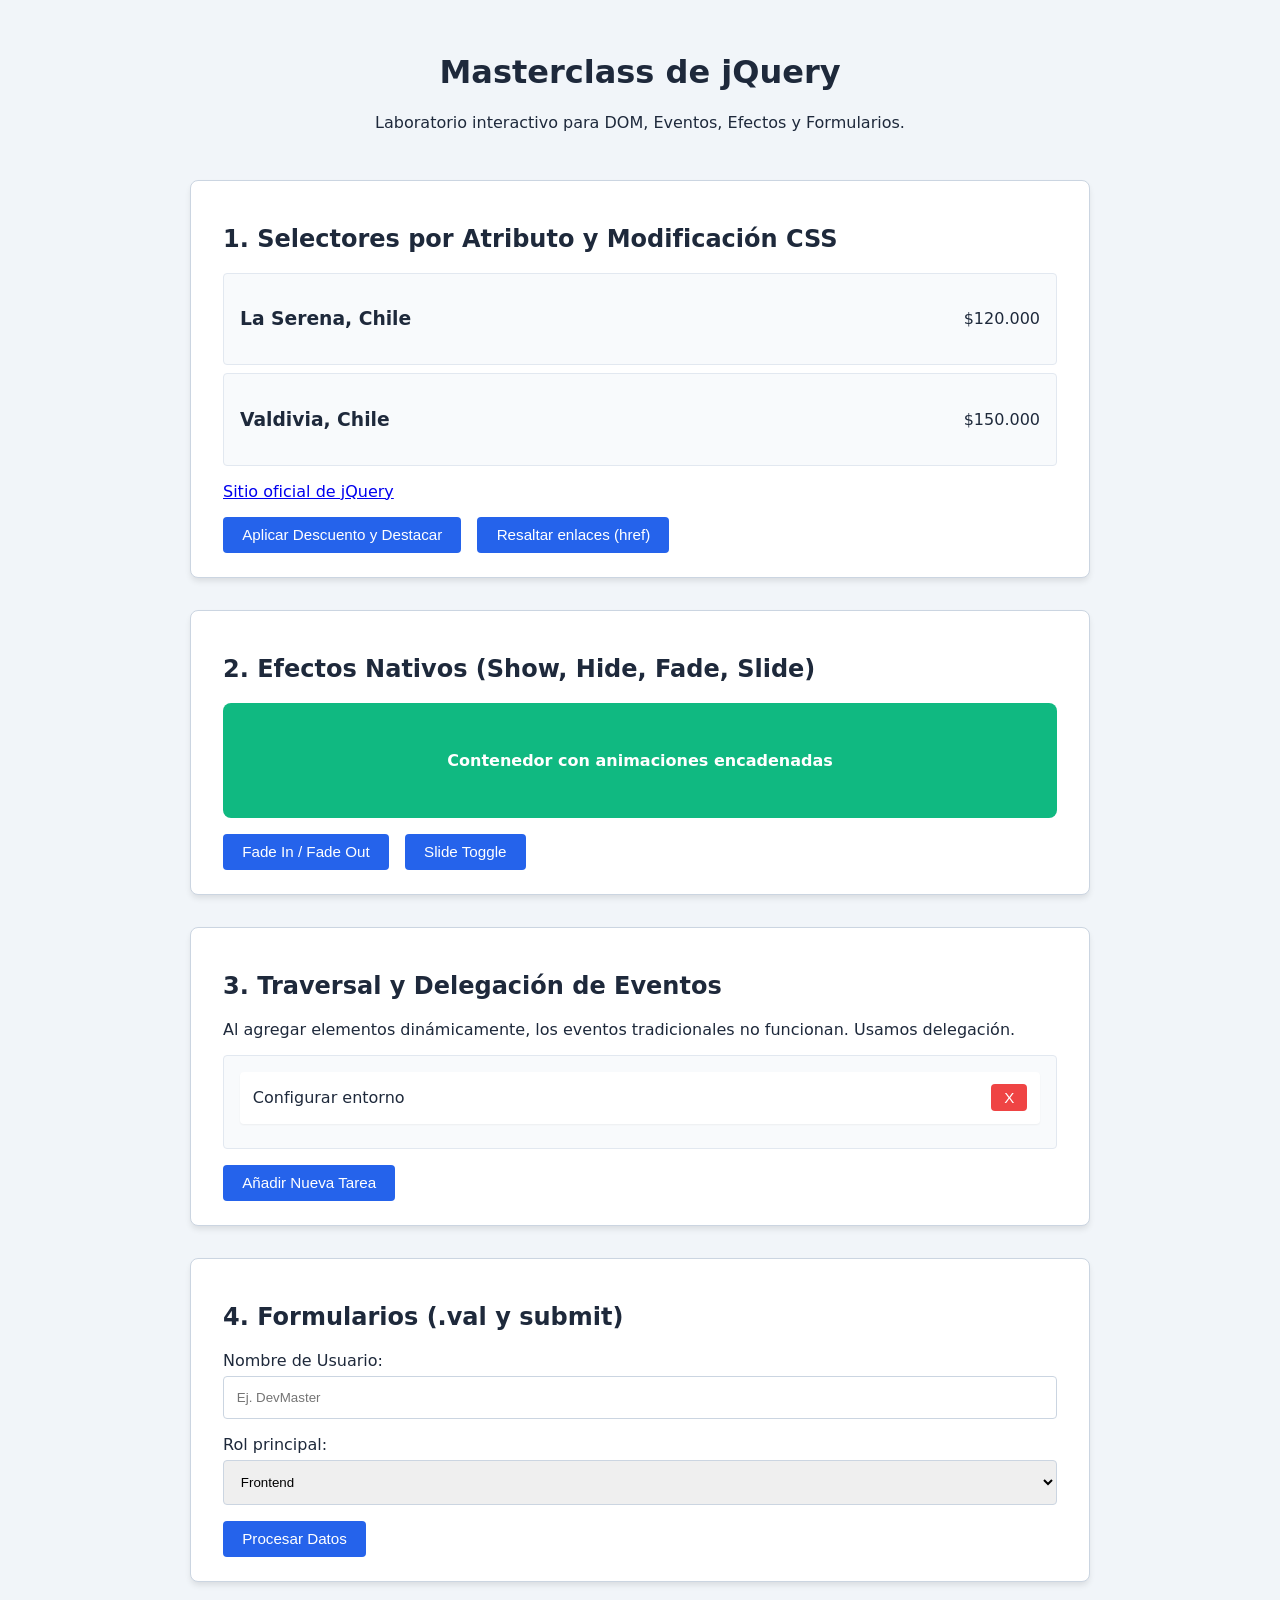
<file: clase_jquery/index.html>
<!doctype html>
<html lang="es">
    <head>
        <meta charset="UTF-8" />
        <meta name="viewport" content="width=device-width, initial-scale=1.0" />
        <title>Laboratorio Práctico - jQuery Avanzado</title>
        <link rel="stylesheet" href="./assets/css/styles.css" />
    </head>
    <body>
        <main class="contenedor">
            <header class="cabecera">
                <h1>Masterclass de jQuery</h1>
                <p>Laboratorio interactivo para DOM, Eventos, Efectos y Formularios.</p>
            </header>

            <section class="panel">
                <h2>1. Selectores por Atributo y Modificación CSS</h2>
                <ul class="lista-destinos">
                    <li class="vacaciones">
                        <h3>La Serena, Chile</h3>
                        <span class="valor">$120.000</span>
                    </li>
                    <li class="vacaciones">
                        <h3>Valdivia, Chile</h3>
                        <span class="valor">$150.000</span>
                    </li>
                </ul>
                <a href="https://jquery.com" target="_blank" class="link-externo"
                    >Sitio oficial de jQuery</a
                >
                <div class="controles">
                    <button id="btnModificarPrecios">Aplicar Descuento y Destacar</button>
                    <button id="btnMarcarLinks">Resaltar enlaces (href)</button>
                </div>
            </section>

            <section class="panel">
                <h2>2. Efectos Nativos (Show, Hide, Fade, Slide)</h2>
                <div id="cajaAnimada" class="caja-efectos">
                    Contenedor con animaciones encadenadas
                </div>
                <div class="controles">
                    <button id="btnFade">Fade In / Fade Out</button>
                    <button id="btnSlide">Slide Toggle</button>
                </div>
            </section>

            <section class="panel">
                <h2>3. Traversal y Delegación de Eventos</h2>
                <p>
                    Al agregar elementos dinámicamente, los eventos tradicionales no funcionan.
                    Usamos delegación.
                </p>

                <div id="contenedorTareas" class="tareas-container">
                    <div class="tarea">
                        <span>Configurar entorno</span>
                        <button class="btn-eliminar">X</button>
                    </div>
                </div>

                <div class="controles">
                    <button id="btnAgregarTarea">Añadir Nueva Tarea</button>
                </div>
            </section>

            <section class="panel">
                <h2>4. Formularios (.val y submit)</h2>
                <form id="formularioRegistro">
                    <div class="grupo-form">
                        <label for="inputNombre">Nombre de Usuario:</label>
                        <input
                            type="text"
                            id="inputNombre"
                            class="input-text"
                            placeholder="Ej. DevMaster"
                            required
                        />
                    </div>
                    <div class="grupo-form">
                        <label for="inputRol">Rol principal:</label>
                        <select id="inputRol" class="input-select">
                            <option value="frontend">Frontend</option>
                            <option value="backend">Backend</option>
                        </select>
                    </div>
                    <button type="submit" id="btnProcesarForm">Procesar Datos</button>
                </form>
                <div id="resultadoFormulario" class="resultado-oculto"></div>
            </section>
        </main>

        <script
            src="https://code.jquery.com/jquery-3.7.1.min.js"
            integrity="sha256-/JqT3SQfawRcv/BIHPThkBvs0OEvtFFmqPF/lYI/Cxo="
            crossorigin="anonymous"
        ></script>
        <script src="./assets/js/app.js"></script>
    </body>
</html>
</file>
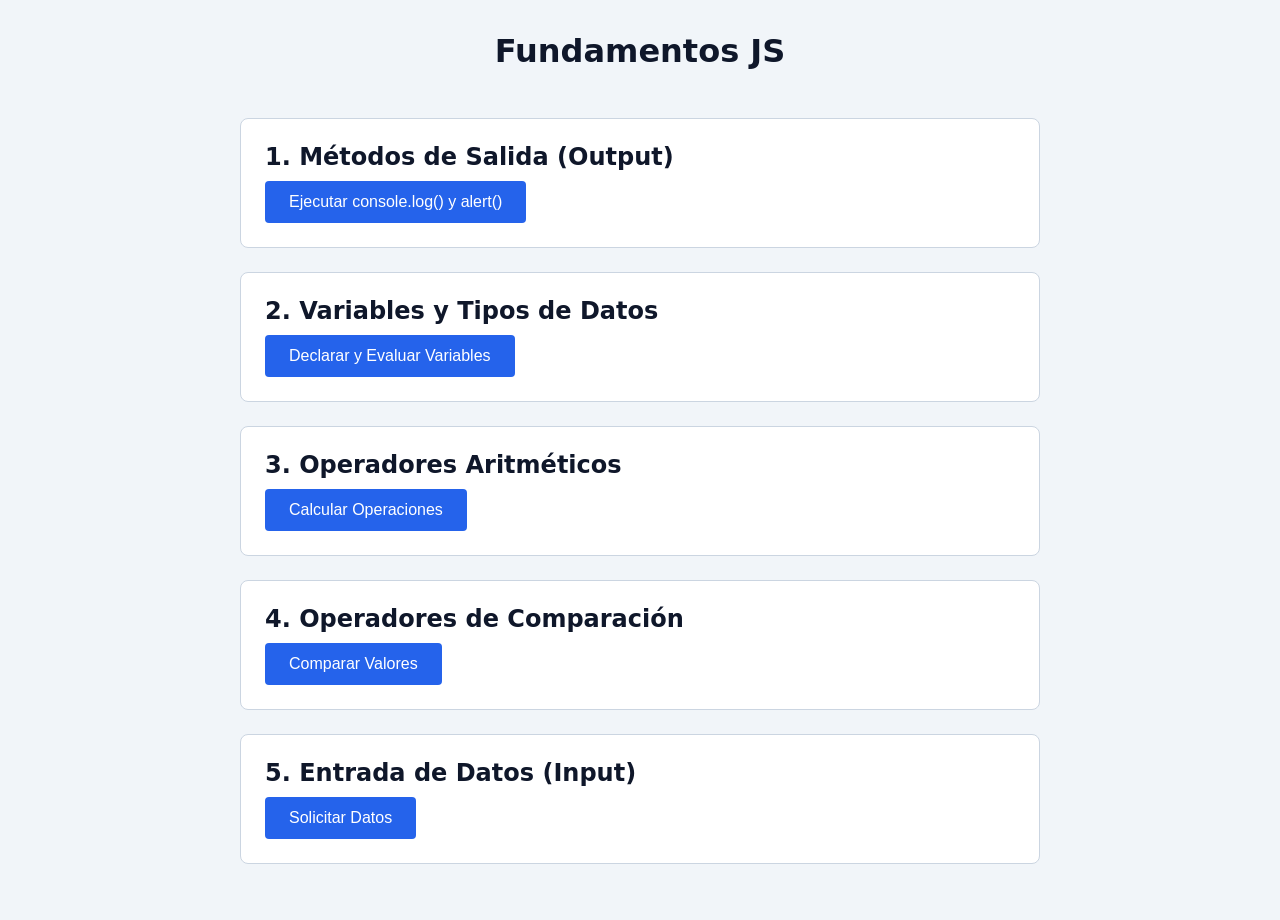
<file: javascript/index.html>
<!doctype html>
<html lang="en">
    <head>
        <meta charset="UTF-8" />
        <meta name="viewport" content="width=device-width, initial-scale=1.0" />
        <title>Fundamentos JS</title>
        <link rel="stylesheet" href="./assets/css/styles.css" />
    </head>
    <body>
        <main class="contenedor">
            <header class="cabecera">
                <h1>Fundamentos JS</h1>
            </header>

            <section class="panel">
                <h2>1. Métodos de Salida (Output)</h2>
                <button id="btnSalidas">Ejecutar console.log() y alert()</button>
            </section>

            <section class="panel">
                <h2>2. Variables y Tipos de Datos</h2>
                <button id="btnVariables">Declarar y Evaluar Variables</button>
            </section>

            <section class="panel">
                <h2>3. Operadores Aritméticos</h2>
                <button id="btnAritmeticos">Calcular Operaciones</button>
            </section>

            <section class="panel">
                <h2>4. Operadores de Comparación</h2>
                <button id="btnComparacion">Comparar Valores</button>
            </section>

            <section class="panel">
                <h2>5. Entrada de Datos (Input)</h2>
                <button id="btnInput">Solicitar Datos</button>
            </section>
        </main>

        <script src="./assets/js/app.js"></script>
    </body>
</html>
</file>
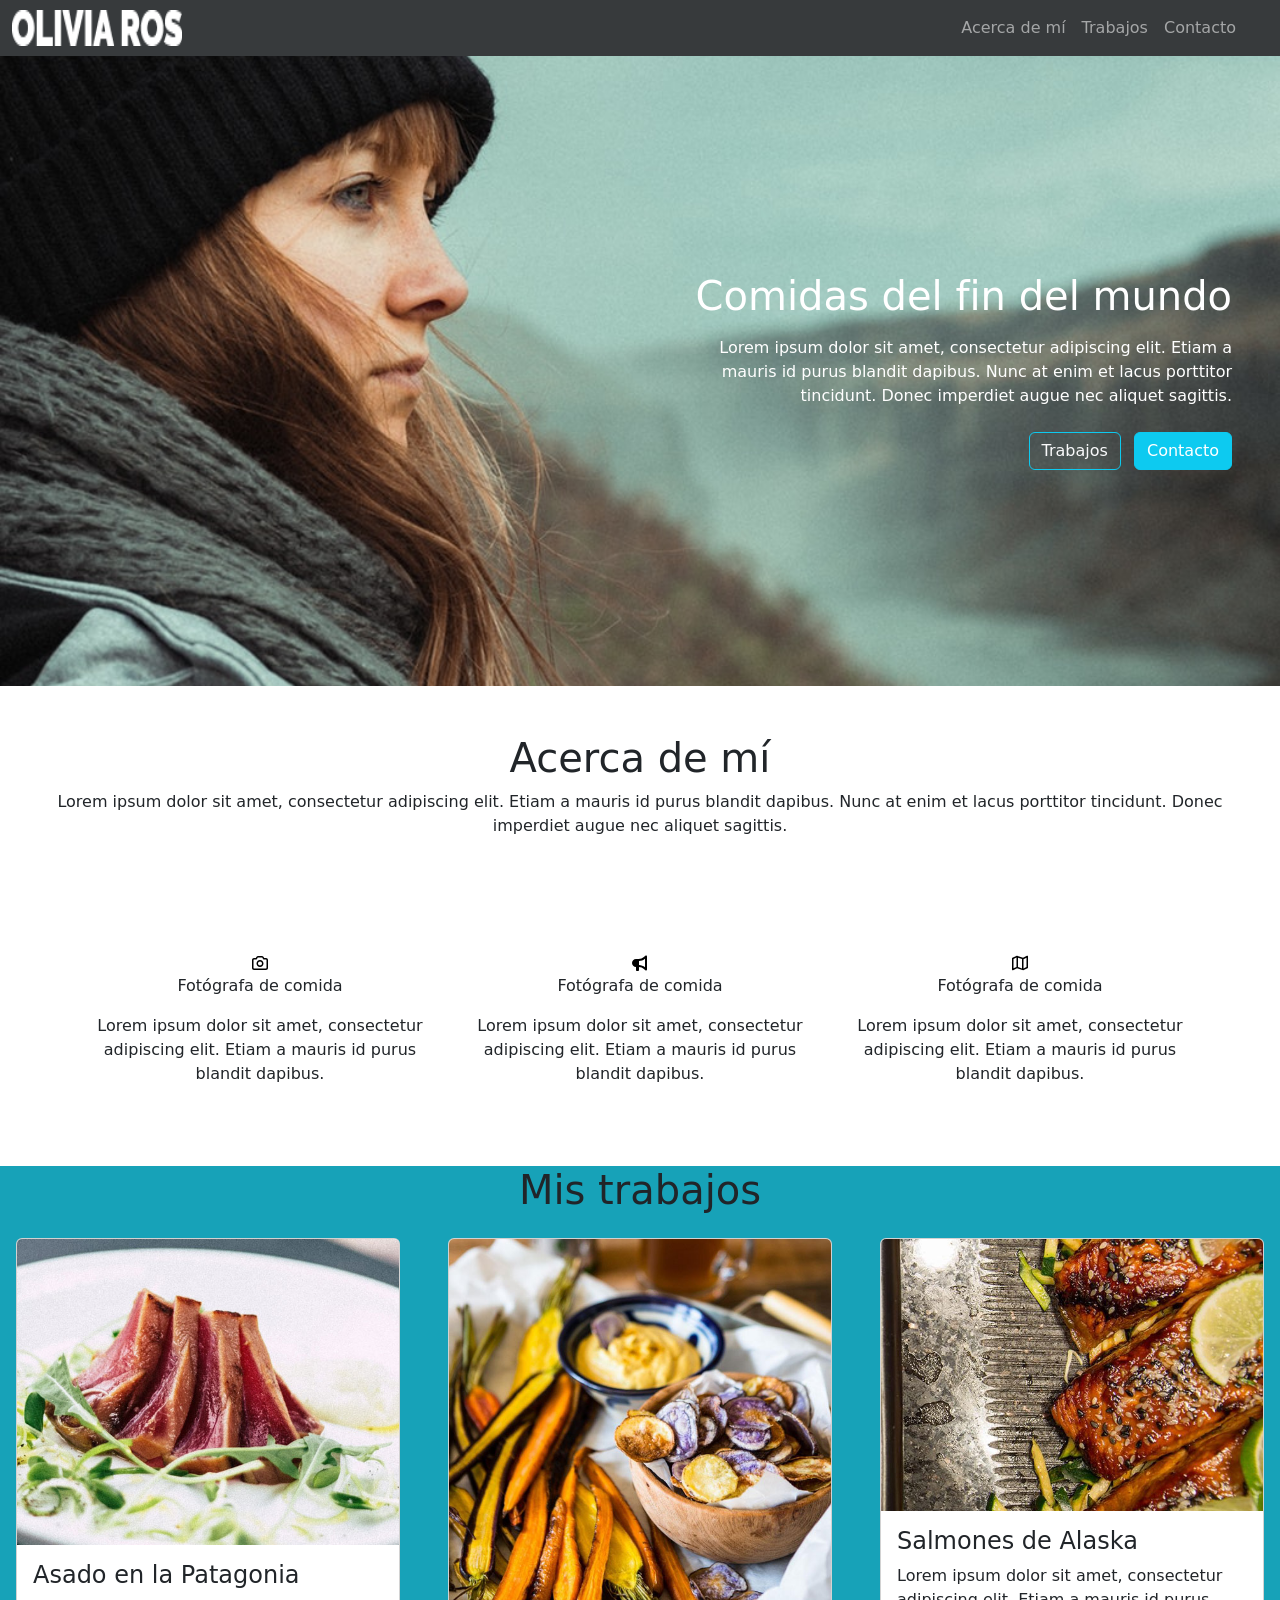
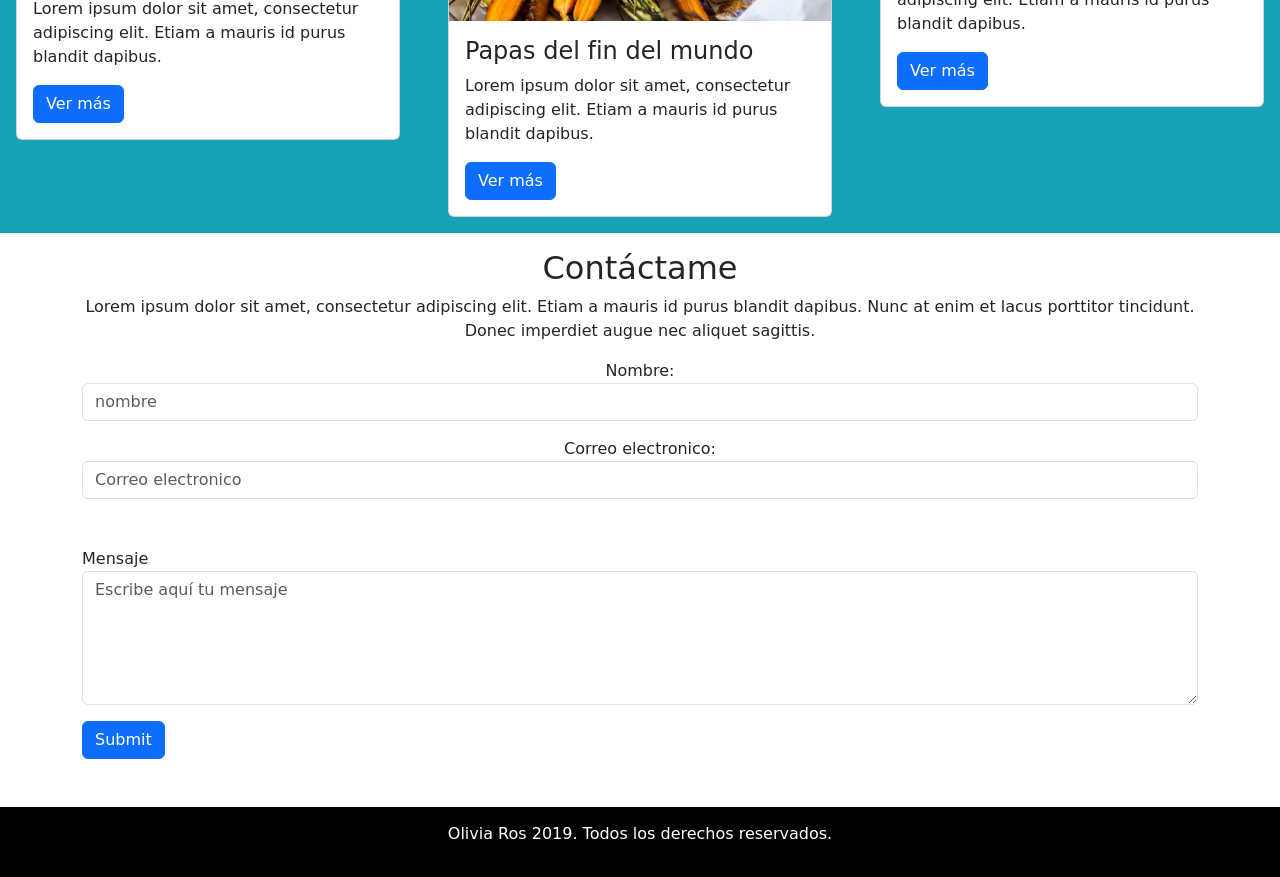
<file: olivia ros/index.html>
<!DOCTYPE html>
<html lang="es">
<head>
    <meta charset="UTF-8">
    <meta name="viewport" content="width=device-width, initial-scale=1.0">
    <title>olivia ros</title>
    <link href="https://cdn.jsdelivr.net/npm/bootstrap@5.3.8/dist/css/bootstrap.min.css" rel="stylesheet" integrity="sha384-sRIl4kxILFvY47J16cr9ZwB07vP4J8+LH7qKQnuqkuIAvNWLzeN8tE5YBujZqJLB" crossorigin="anonymous">
    <link rel="preconnect" href="https://fonts.googleapis.com">
    <link rel="preconnect" href="https://fonts.gstatic.com" crossorigin>
    <link href="https://fonts.googleapis.com/css2?family=Cabin:ital,wght@0,400..700;1,400..700&family=Lobster&family=Open+Sans:ital,wght@0,300..800;1,300..800&family=Raleway:ital,wght@0,100..900;1,100..900&display=swap" rel="stylesheet">
    <link rel="stylesheet" href="./assets/css/styles.css">
      <link href="https://cdn.jsdelivr.net/npm/bootstrap@5.3.8/dist/css/bootstrap.min.css" rel="stylesheet">
  <script src="https://cdn.jsdelivr.net/npm/bootstrap@5.3.8/dist/js/bootstrap.bundle.min.js"></script>


</head>



<body>
        
    <header>
          
        <nav class="navbar navbar-expand-sm navbar-dark" style="background-color: #373A3C;" >
            <div class="container-fluid" id="inicio">
                
                <img src="./assets/img//logo.png" alt="" width="170px" height="36px">
                <button class="navbar-toggler" type="button" data-bs-toggle="collapse" data-bs-target="#collapsibleNavbar">
                <span class="navbar-toggler-icon"></span>
                </button>
                <div class="collapse navbar-collapse mx-4" id="collapsibleNavbar">
                <ul class="navbar-nav ms-auto">
                    <li class="nav-item">
                    <a class="nav-link" href="#inicio">Acerca de mí</a>
                    </li>
                    <li class="nav-item">
                    <a class="nav-link" href="#productos">Trabajos</a>
                    </li>
                    <li class="nav-item">
                    <a class="nav-link" href="#contactame">Contacto</a>
                    </li>    
                </ul>
                </div>
            </div>
        </nav>

        
    </header>

    <main>
        <section class="d-flex justify-content-end align-items-center" style="background-image: url(./assets/img/bg-hero.jpg); background-position: center; background-size: cover; background-repeat: no-repeat ; height: 630px ;"  >

            <div class="col col-sm-6 col-lg-6 col-md-6 col- text-end p-5 " >

                <div class="text-white">
                    <h1>
                    Comidas del fin del mundo</p>

                    </h1>
                    Lorem ipsum dolor sit amet, consectetur adipiscing elit. Etiam a mauris id purus blandit dapibus. Nunc at enim et lacus porttitor tincidunt. Donec imperdiet augue nec aliquet sagittis.</p>


                </div>

                <div class="mt-4">
                    <a href="#" class="btn btn-outline-light me-2 border-info">Trabajos</a>
                    <a href="#" class="btn btn-info "  style="color: white;">Contacto</a>
                </div>
            </div>

        </section>

        <section>

            <div class="text-center p-5">
                <h1>
                    Acerca de mí
                </h1>
                <p>
                    Lorem ipsum dolor sit amet, consectetur adipiscing elit. Etiam a mauris id purus blandit dapibus. Nunc at enim et lacus porttitor tincidunt. Donec imperdiet augue nec aliquet sagittis.
                </p>

            </div>
            <div class="container text-center py-5">
                <div class="row">
                <div class="col-md-4">
                    <img src="./assets/img/camera-regular-full.svg" alt="">
                    <p>Fotógrafa de comida</p>
                    <p>Lorem ipsum dolor sit amet, consectetur adipiscing elit. Etiam a mauris id purus blandit dapibus.</p>

                </div>
                <div class="col-md-4">
                    <img src="./assets/img/bullhorn-solid-full.svg" alt="">
                    <p>Fotógrafa de comida</p>
                    <p>Lorem ipsum dolor sit amet, consectetur adipiscing elit. Etiam a mauris id purus blandit dapibus.</p>

                </div>
                <div class="col-md-4">
                    <img src="./assets/img/map-regular-full.svg" alt="">
                    <p>Fotógrafa de comida</p>
                    <p>Lorem ipsum dolor sit amet, consectetur adipiscing elit. Etiam a mauris id purus blandit dapibus.</p>

                </div>
                </div>


            </div>






        </section>





        <section style="background-color: #17A2B8 ;"">
                <section id="productos" class="mt-3">
                    <DIv>
                        <h1 class="text-center">
                            Mis trabajos
                        </h1>
                    </DIv>
                </section>
                
                <!-- 3 card  de productos -->
                <div class="row row-cols-1 row-cols-sm-2 row-cols-md-3 g-3">

                        <!-- card-1 -->

                        <div class=" col"  >
                        
                            <div class="card m-3">

                                <img class="card-img-top" src="./assets/img/card-1.jpg" alt="Colaciones"  >

                                <div class="card-body">
                                    <h4 class="card-title">Asado en la Patagonia</h4>
                                
                                    <p class="card-text">Lorem ipsum dolor sit amet, consectetur adipiscing elit. Etiam a mauris id purus blandit dapibus.
                                    </p>

                                    <a href="#" class="btn btn-primary">Ver más</a>
                                   
                                </div>
                                
                            </div>
                        </div>
                    

                        <!-- card 2 -->

                        <div class="col">
                        
                            <div class="card m-3" >

                                <img class="card-img-top" src="./assets/img/card-2.jpg" alt="Desayunos">

                                <div class="card-body">
                                    <h4 class="card-title">Papas del fin del mundo</h4>
                                
                                    <p class="card-text">Lorem ipsum dolor sit amet, consectetur adipiscing elit. Etiam a mauris id purus blandit dapibus.
                                    </p>

                                    <a href="#" class="btn btn-primary">Ver más</a>
                                    
                                </div>
                                
                            </div>

                        </div>



                        <!-- card 3 -->

                        <div class="col">
                        
                            <div class="card m-3">

                                <img class="card-img-top" src="./assets/img/card-3.jpg" alt="Bebidas">

                                <div class="card-body">
                                    <h4 class="card-title">Salmones de Alaska</h4>
                                
                                    <p class="card-text">Lorem ipsum dolor sit amet, consectetur adipiscing elit. Etiam a mauris id purus blandit dapibus.
                                    </p>
                             
                                    <a href="#" class="btn btn-primary">Ver más</a>
                        
                                </div>
                                
                            </div>

                        </div>



                </div>


        </section>

        <section id="contactame">
            <div class="container mt-3 text-center">
                <h2>Contáctame</h2>

                <p>Lorem ipsum dolor sit amet, consectetur adipiscing elit. Etiam a mauris id purus blandit dapibus. Nunc at enim et lacus porttitor tincidunt. Donec imperdiet augue nec aliquet sagittis.</p>
                
                <form action="/action_page.php">

                    <div class="mb-3 mt-3">
                    <label for="name">Nombre:</label>
                    <input type="text" class="form-control" id="name" placeholder="nombre" name="email">
                    </div>

                    <div class="mb-3 mt-3">
                    <label for="email">Correo electronico:</label>
                    <input type="email" class="form-control" id="email" placeholder="Correo electronico" name="email">
                    </div>

                   
                    

                   
                </form>
            </div>

            <div class="container my-5">

           

                <form action="/action_page.php">
                    <div class="mb-3 mt-3">
                    <label for="comment">Mensaje</label>
                    <textarea class="form-control" rows="5" id="comment" placeholder="Escribe aquí tu mensaje" name="text"></textarea>
                    </div>
                    <button type="submit" class="btn btn-primary">Submit</button>
                </form>
                
            </div>


        </section>

    </main>



    <footer>

        <p>Olivia Ros 2019. Todos los derechos reservados.</p>

    </footer>



</body>
</html>
</file>
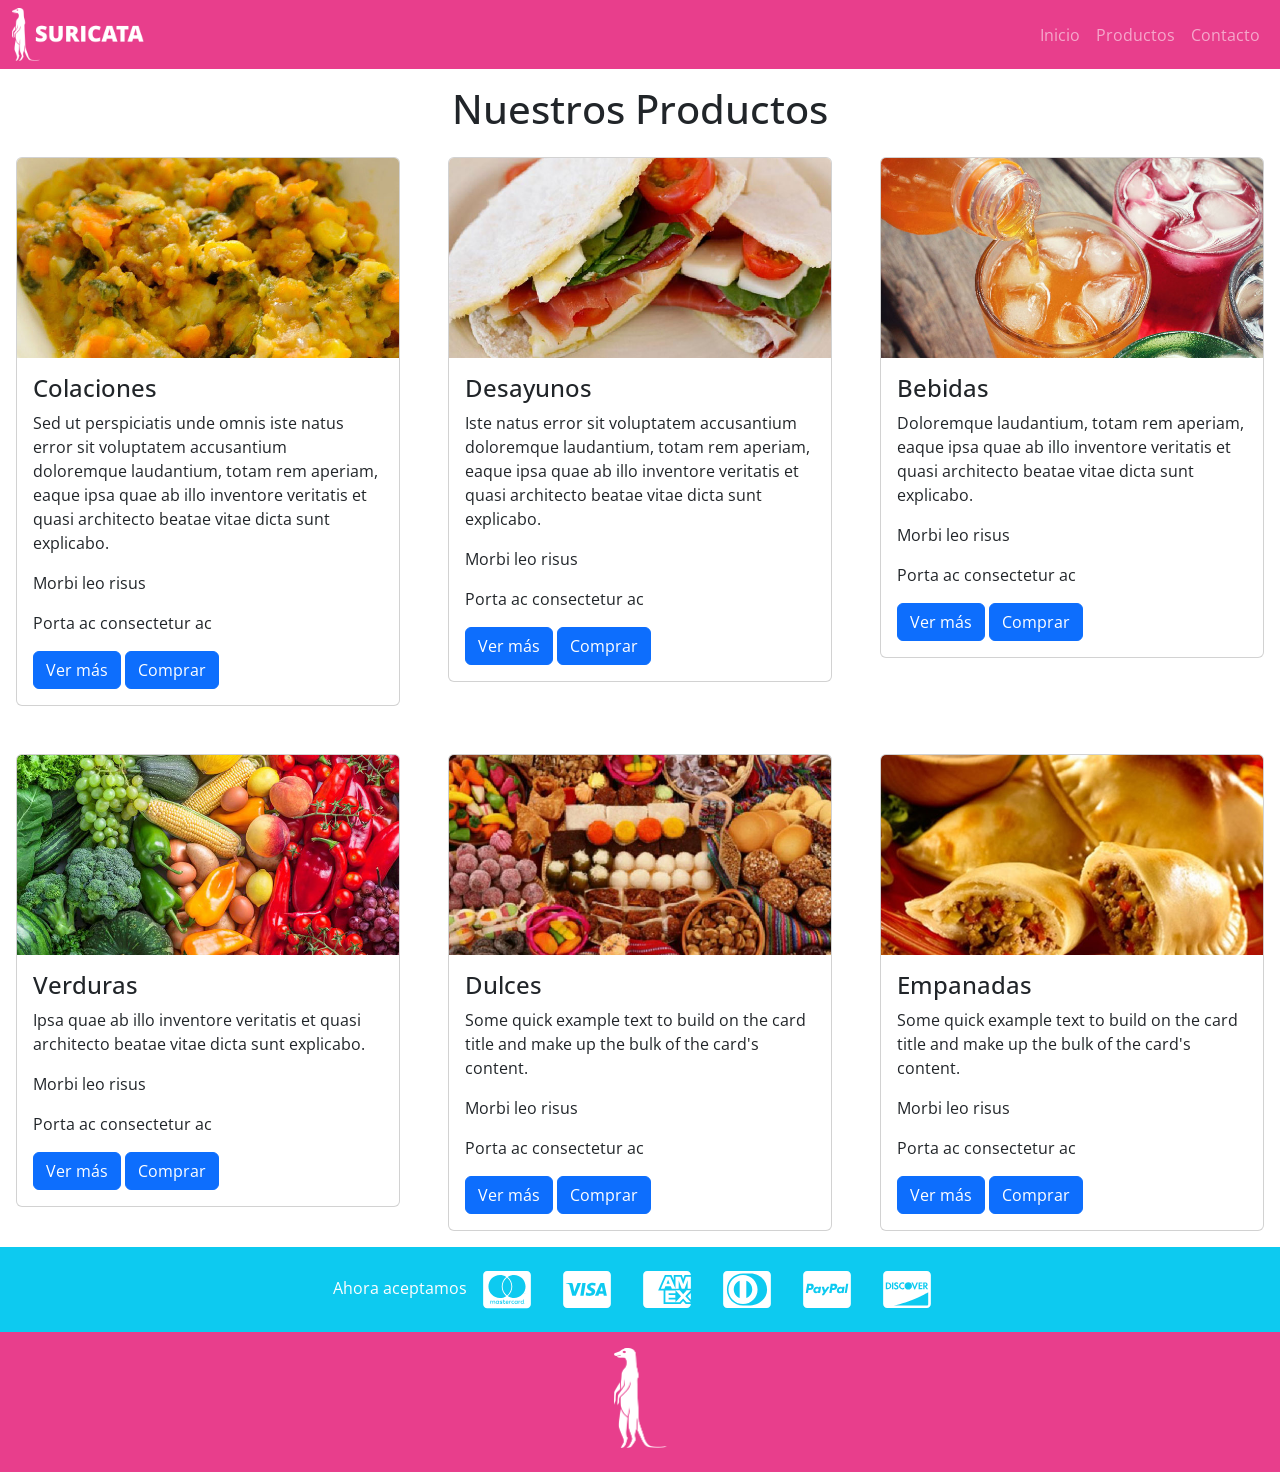
<file: suricata/index.html>
<!DOCTYPE html>
<html lang="es">
<head>
    <meta charset="UTF-8">
    <meta name="viewport" content="width=device-width, initial-scale=1.0">
    <title>suricata</title>
    <link href="https://cdn.jsdelivr.net/npm/bootstrap@5.3.8/dist/css/bootstrap.min.css" rel="stylesheet" integrity="sha384-sRIl4kxILFvY47J16cr9ZwB07vP4J8+LH7qKQnuqkuIAvNWLzeN8tE5YBujZqJLB" crossorigin="anonymous">
    <link rel="preconnect" href="https://fonts.googleapis.com">
    <link rel="preconnect" href="https://fonts.gstatic.com" crossorigin>
    <link href="https://fonts.googleapis.com/css2?family=Cabin:ital,wght@0,400..700;1,400..700&family=Lobster&family=Open+Sans:ital,wght@0,300..800;1,300..800&family=Raleway:ital,wght@0,100..900;1,100..900&display=swap" rel="stylesheet">
    <link rel="stylesheet" href="./assets/css/styles.css">


</head>



<body>
    
    <header>
                
        <nav class="navbar navbar-expand-sm navbar-dark" style="background-color: #E83E8C;" >
        <div class="container-fluid" id="inicio">
            
            <img src="./assets/img/logo.png" alt="" width="132px" height="53px">
            <button class="navbar-toggler" type="button" data-bs-toggle="collapse" data-bs-target="#collapsibleNavbar">
            <span class="navbar-toggler-icon"></span>
            </button>
            <div class="collapse navbar-collapse" id="collapsibleNavbar">
            <ul class="navbar-nav ms-auto">
                <li class="nav-item">
                <a class="nav-link" href="#inicio">Inicio</a>
                </li>
                <li class="nav-item">
                <a class="nav-link" href="#productos">Productos</a>
                </li>
                <li class="nav-item">
                <a class="nav-link" href="#">Contacto</a>
                </li>    
            </ul>
            </div>
        </div>
        </nav>


    </header>




    <main>
        <section id="productos" class="mt-3">
            <DIv>
                <h1 class="text-center">
                    Nuestros Productos
                </h1>
            </DIv>
        </section>
        
        <!-- 6 card  de productos -->
        <div class="row row-cols-1 row-cols-sm-2 row-cols-md-3 g-3">

                <!-- card-1 -->

                <div class=" col"  >
                
                    <div class="card m-3">

                        <img class="card-img-top" src="./assets/img/colaciones.jpg" alt="Colaciones"  >

                        <div class="card-body">
                            <h4 class="card-title">Colaciones</h4>
                        
                            <p class="card-text">Sed ut perspiciatis unde omnis iste natus error sit voluptatem accusantium doloremque laudantium, totam rem aperiam, eaque ipsa quae ab illo inventore veritatis et quasi architecto beatae vitae dicta sunt explicabo.
                            </p>

                            <P>
                            Morbi leo risus  
                            </P>

                            <P>
                            Porta ac consectetur ac  
                            </P>

                            <a href="#" class="btn btn-primary">Ver más</a>

                            <a href="#" class="btn btn-primary">Comprar</a>

                        </div>
                        
                    </div>
                </div>
            

                <!-- card 2 -->

                <div class="col">
                
                    <div class="card m-3" >

                        <img class="card-img-top" src="./assets/img/desayunos.jpg" alt="Desayunos">

                        <div class="card-body">
                            <h4 class="card-title">Desayunos</h4>
                        
                            <p class="card-text">Iste natus error sit voluptatem accusantium doloremque laudantium, totam rem aperiam, eaque ipsa quae ab illo inventore veritatis et quasi architecto beatae vitae dicta sunt explicabo.
                            </p>

                            <P>
                            Morbi leo risus  
                            </P>

                            <P>
                            Porta ac consectetur ac  
                            </P>

                            <a href="#" class="btn btn-primary">Ver más</a>

                            <a href="#" class="btn btn-primary">Comprar</a>

                        </div>
                        
                    </div>

                </div>



                <!-- card 3 -->

                <div class="col">
                
                    <div class="card m-3">

                        <img class="card-img-top" src="./assets/img/bebidas.jpg" alt="Bebidas">

                        <div class="card-body">
                            <h4 class="card-title">Bebidas</h4>
                        
                            <p class="card-text">Doloremque laudantium, totam rem aperiam, eaque ipsa quae ab illo inventore veritatis et quasi architecto beatae vitae dicta sunt explicabo.
                            </p>

                            <P>
                            Morbi leo risus  
                            </P>

                            <P>
                            Porta ac consectetur ac  
                            </P>

                            <a href="#" class="btn btn-primary">Ver más</a>

                            <a href="#" class="btn btn-primary">Comprar</a>

                        </div>
                        
                    </div>

                </div>


                <!-- card 4 -->

                <div class="col">
                
                    <div class="card m-3" >

                        <img class="card-img-top" src="./assets/img/verduras.jpg" alt="verduras" >

                        <div class="card-body">
                            <h4 class="card-title">Verduras</h4>
                        
                            <p class="card-text">Ipsa quae ab illo inventore veritatis et quasi architecto beatae vitae dicta sunt explicabo.
                            </p>

                            <P>
                            Morbi leo risus  
                            </P>

                            <P>
                            Porta ac consectetur ac  
                            </P>

                            <a href="#" class="btn btn-primary">Ver más</a>

                            <a href="#" class="btn btn-primary">Comprar</a>

                        </div>
                        
                    </div>

                </div>




                <!--card 5 -->

                <div class="col">
                
                    <div class="card m-3" >

                        <img class="card-img-top" src="./assets/img/dulces.jpg" alt="dulces" >

                        <div class="card-body">
                            <h4 class="card-title">Dulces</h4>
                        
                            <p class="card-text">Some quick example text to build on the card title and make up the bulk of the card's content.
                            </p>

                            <P>
                            Morbi leo risus  
                            </P>

                            <P>
                            Porta ac consectetur ac  
                            </P>

                            <a href="#" class="btn btn-primary">Ver más</a>

                            <a href="#" class="btn btn-primary">Comprar</a>

                        </div>
                        
                    </div>

                </div>



                <!-- card 6 -->

                <div class="col">
                
                    <div class="card m-3" >

                        <img class="card-img-top" src="./assets/img/empanadas.jpg" alt="Empanadas">

                        <div class="card-body">
                            <h4 class="card-title">Empanadas</h4>
                        
                            <p class="card-text">Some quick example text to build on the card title and make up the bulk of the card's content.
                            </p>

                            <P>
                            Morbi leo risus  
                            </P>

                            <P>
                            Porta ac consectetur ac  
                            </P>

                            <a href="#" class="btn btn-primary">Ver más</a>

                            <a href="#" class="btn btn-primary">Comprar</a>

                        </div>
                        
                    </div>

                </div>


           

        </div>

    </main>




    <footer>
        <div class="d-none d-md-block">
            <div class="d-flex align-items-center justify-content-center bg-info p-3 " style="background-color: #17A2B8;">
                <p class="textfooter mt-auto" >
                    Ahora aceptamos
                </p>

                <img src="./assets/img/cc-mastercard-brands-solid-full.svg" alt="Mastercard" height="53px" width="80px">
                <img src="./assets/img/cc-visa-brands-solid-full.svg" alt="Visa" height="53px" width="80px">
                <img src="./assets/img/cc-amex-brands-solid-full.svg" alt="Amex" height="53px" width="80px">
                <img src="./assets/img/cc-diners-club-brands-solid-full.svg" alt="Diners" height="53px" width="80px">
                <img src="./assets/img/cc-paypal-brands-solid-full.svg" alt="Paypal" height="53px" width="80px">
                <img src="./assets/img/cc-discover-brands-solid-full.svg" alt="Discover" height="53px" width="80px">
            </div>
        </div>
        <div class="text-center" style="background-color: #E83E8C;" >
            <img src="./assets/img/logo-footer.png" alt="logo-footer" height="100px" width="53px" class="mt-3 mb-4">
        </div>

    </footer>



<script src="https://cdn.jsdelivr.net/npm/bootstrap@5.3.8/dist/js/bootstrap.bundle.min.js" integrity="sha384-FKyoEForCGlyvwx9Hj09JcYn3nv7wiPVlz7YYwJrWVcXK/BmnVDxM+D2scQbITxI" crossorigin="anonymous"></script>

</body>
</html>
</file>
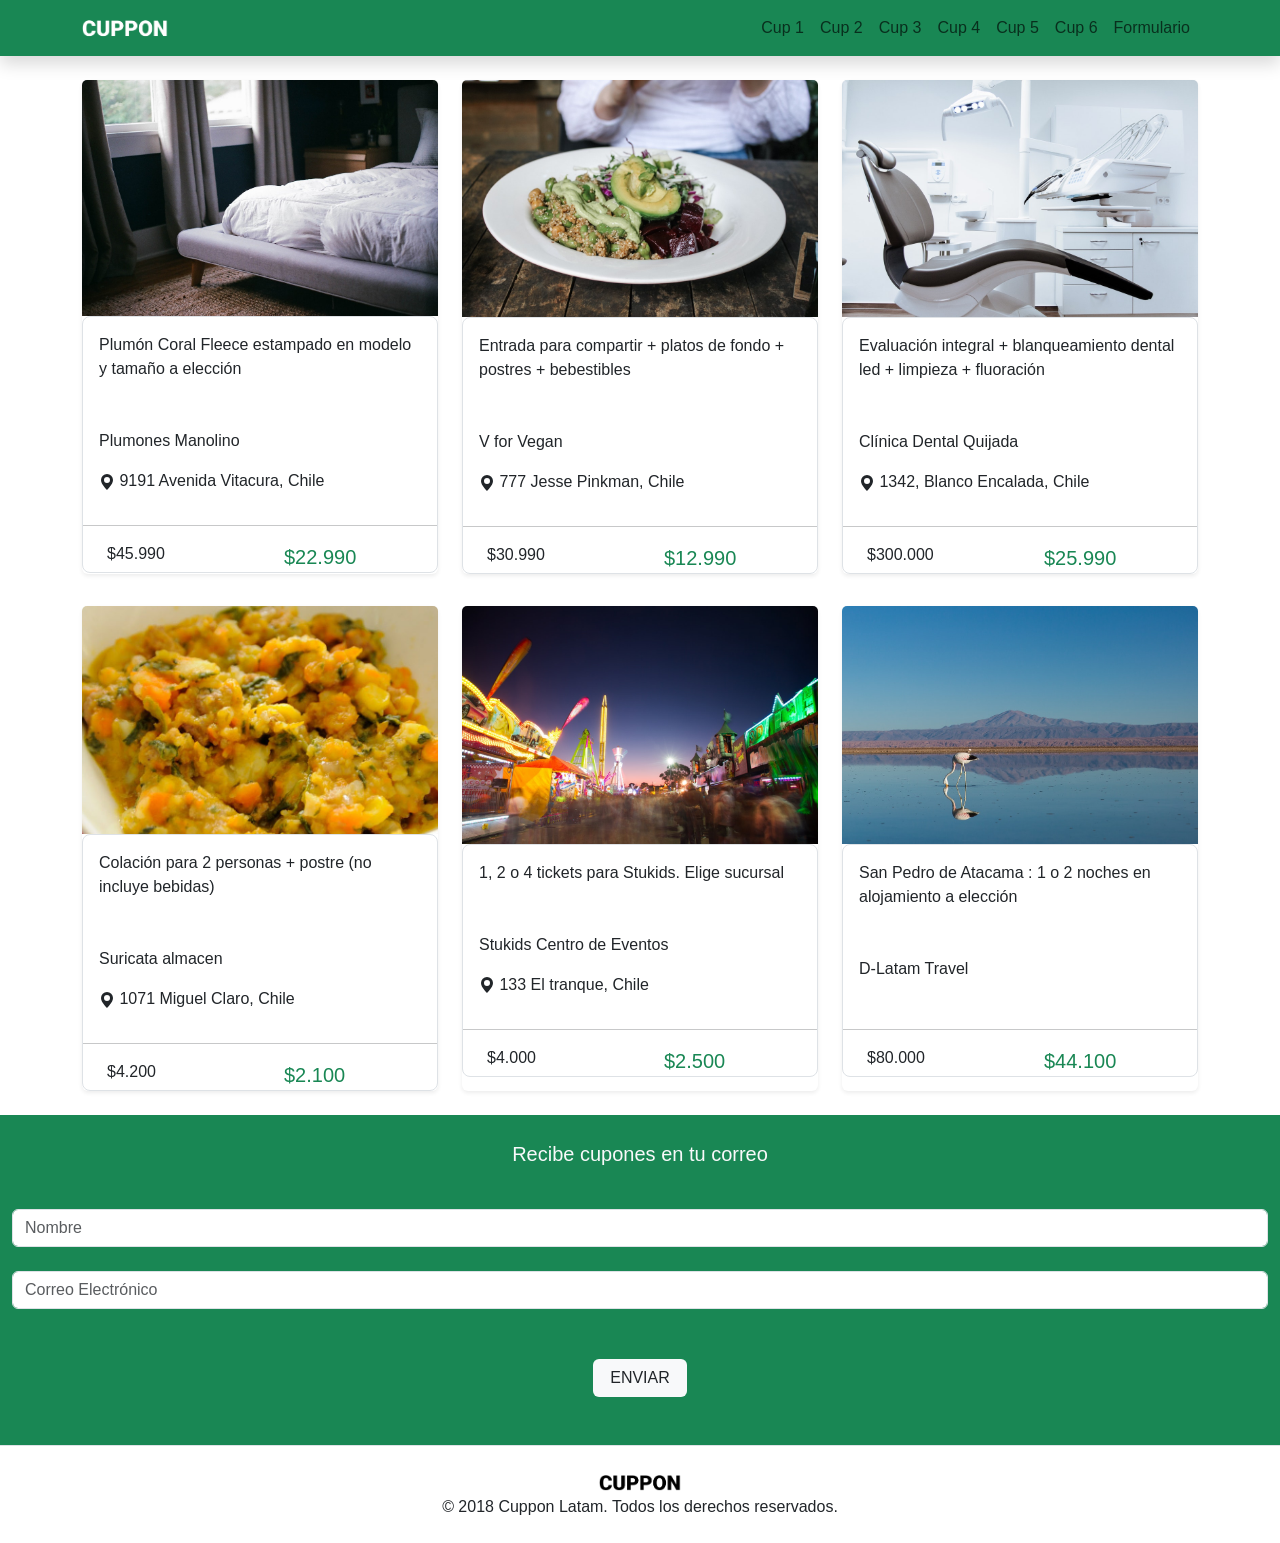
<file: cuppon/cuppon/index.html>
<!DOCTYPE html>
<html lang="es">
<head>
    <meta charset="UTF-8">
    <meta name="viewport" content="width=device-width, initial-scale=1.0">
    <title>cuppon</title>
    <link href="https://cdn.jsdelivr.net/npm/bootstrap@5.3.8/dist/css/bootstrap.min.css" rel="stylesheet" integrity="sha384-sRIl4kxILFvY47J16cr9ZwB07vP4J8+LH7qKQnuqkuIAvNWLzeN8tE5YBujZqJLB" crossorigin="anonymous">
    <link rel="stylesheet" href="./assets/css/styles.css">
</head>


 <body class="bg-body">
        <header>
            <nav class="navbar navbar-expand-md bg-success sticky-top shadow">

                <div class="container">
                    <img src="./assets/img/logo-white.png"  alt="logo-white" width="86" height="25">
                    

                    <button
                        class="navbar-toggler "
                        type="button"
                        data-bs-toggle="collapse"
                        data-bs-target="#navbarNavAltMarkup"
                        aria-controls="navbarNavAltMarkup"
                        aria-expanded="false"
                        aria-label="Toggle navigation"
                    >
                        <span class="navbar-toggler-icon"></span>
                    </button>

                    <div class="collapse navbar-collapse text-light  "  id="navbarNavAltMarkup">
                        <ul class="navbar-nav ms-auto">
                        
                            <li class="nav-item">
                                <a class="nav-link" href="#Cupon1">Cup 1</a>
                            </li>
                            <li class="nav-item">
                                <a class="nav-link" href="#Cupon2">Cup 2</a>
                            </li>
                            <li class="nav-item">
                                <a class="nav-link" href="#Cupon3">Cup 3</a>
                            </li>
                            <li class="nav-item">
                                <a class="nav-link" href="#Cupon4">Cup 4</a>
                            </li>
                            </li>
                            <li class="nav-item">
                                <a class="nav-link" href="#Cupon5">Cup 5</a>
                            </li>
                            </li>
                            <li class="nav-item">
                                <a class="nav-link" href="#Cupon6">Cup 6</a>
                            </li>
                            </li>
                            <li class="nav-item">
                                <a class="nav-link" href="#formularioAvanzado">Formulario</a>
                            </li>
                        </ul>
                    </div>
                </div>
            </nav>



        </header>

        <main>
            <section  class="album py-2 ">

            <div class="container">
                
                <div  class="row row-cols-1 row-cols-sm-2 row-cols-md-3">

                    <div class="col my-3" id="Cupon1">
                        <article class="card h-100 border-0 shadow-sm"  >
                            <img 
                                    src="./assets/img/cupon-1.jpg"
                                    alt="cupon-1"
                                    class="card-img-top"   
                            />

                            <section class="border rounded-3" p-4>
                                <div class="card-body">
                                    <p>
                                        Plumón Coral Fleece estampado en modelo y tamaño a elección
                                    </p>
                                </div>
                                    
                                <div class="card-body" >
                                        <p>Plumones Manolino</p>

                                        <div class="ubicacion">
                                            <svg xmlns="http://www.w3.org/2000/svg" width="16" height="16"      fill="currentColor" class="bi bi-geo-alt-fill" viewBox="0 0 16 16">
                                            <path d="M8 16s6-5.686 6-10A6 6 0 0 0 2 6c0 4.314 6 10 6 10m0-7a3 3 0 1 1 0-6 3 3 0 0 1 0 6"/>
                                            </svg>
                                            9191 Avenida Vitacura, Chile
                                        </div>
                                        
                                </div>

                                <hr>

                                <div class="row justify-content-end ">
                                        <div class="row ">
                                            <div class="col-1 fs-6 w-50">
                                            $45.990
                                            </div>
                                            <div class="col fs-5 w-50 text-success" >
                                            $22.990
                                            </div>
                                        </div>
                                </div>

                                    

                            </section>


                        </article>
                    </div>

               

             

                    <div class="col my-3" id="Cupon2">
                        <article class="card h-100 border-0 shadow-sm">
                            <img
                                src="./assets/img/cupon-2.jpg"
                                alt="card-img"
                                class="card-img-top"
                                            
                            />
                            <section class="border rounded-3" p-4>
                                <div class="card-body">
                                    <p>
                                        Entrada para compartir + platos de fondo + postres + bebestibles
                                    </p>
                                </div>

                                <div class="card-body">
                                    <p>V for Vegan</p>

                                    <div class="ubicacion">
                                        <svg xmlns="http://www.w3.org/2000/svg" width="16" height="16" fill="currentColor" class="bi bi-geo-alt-fill" viewBox="0 0 16 16">
                                        <path d="M8 16s6-5.686 6-10A6 6 0 0 0 2 6c0 4.314 6 10 6 10m0-7a3 3 0 1 1 0-6 3 3 0 0 1 0 6"/>
                                        </svg>
                                        777 Jesse Pinkman, Chile
                                    </div>

                                </div>

                                <hr>

                                <div class="row justify-content-end">
                                    <div class="row justify-content-end">
                                        <div class="col fs-6 w-50">
                                            $30.990
                                        </div>
                                        <div class="col fs-5 w-50 text-success" >
                                            $12.990
                                        </div>
                                    </div>
                                </div>
                            </section>

                        </article>
                    </div>
                
                

             
                    <div class="col my-3" id="Cupon3">
                            <article class="card h-100 border-0 shadow-sm">

                                <img
                                    src="./assets/img/cupon-3.jpg"
                                    alt="card-img"
                                    class="card-img-top"
                                />

                                <section class="border rounded-3" p-4>
                                    <div class="card-body">
                                        <p>
                                            Evaluación integral + blanqueamiento dental led + limpieza + fluoración
                                        </p>
                                    </div>

                                    <div class="card-body">
                                        <p>Clínica Dental Quijada</p>

                                        <div class="ubicacion">
                                            <svg xmlns="http://www.w3.org/2000/svg" width="16" height="16" fill="currentColor" class="bi bi-geo-alt-fill" viewBox="0 0 16 16">
                                            <path d="M8 16s6-5.686 6-10A6 6 0 0 0 2 6c0 4.314 6 10 6 10m0-7a3 3 0 1 1 0-6 3 3 0 0 1 0 6"/>
                                            </svg>
                                            1342, Blanco Encalada, Chile
                                        </div>

                                    </div>
                                    
                                

                                    <hr>

                                    <div class="row justify-content-end">
                                        <div class="row justify-content-end">
                                            <div class="col fs-6 w-50">
                                            $300.000
                                            </div>
                                            <div class="col fs-5 w-50 text-success" >
                                            $25.990
                                            </div>
                                        </div>
                                    </div>

                                </section>

                            </article>
                    </div>
                


                    <div class="col my-3" id="Cupon4">
                        <article class="card h-100 border-0 shadow-sm">
                            <img
                                src="./assets/img/cupon-4.jpg"
                                alt="card-img"
                                class="card-img-top"
                            />
                            <section class="border rounded-3" p-4>
                                <div class="card-body">
                                    <p>
                                        Colación para 2 personas + postre (no incluye bebidas)
                                    </p>
                                </div>
                                    <div class="card-body">
                                        <p>Suricata almacen</p>

                                        <div class="ubicacion">
                                            <svg xmlns="http://www.w3.org/2000/svg" width="16" height="16" fill="currentColor" class="bi bi-geo-alt-fill" viewBox="0 0 16 16">
                                            <path d="M8 16s6-5.686 6-10A6 6 0 0 0 2 6c0 4.314 6 10 6 10m0-7a3 3 0 1 1 0-6 3 3 0 0 1 0 6"/>
                                            </svg>
                                            1071 Miguel Claro, Chile
                                        </div>
                                    </div>

                                <hr>

                                <div class="row justify-content-end">
                                    <div class="row justify-content-end">
                                        <div class="col fs-6 w-50">
                                        $4.200
                                        </div>
                                        <div class="col fs-5 w-50 text-success" >
                                        $2.100
                                        </div>
                                    </div>
                                </div>                    
                            </section>

                        </article>

                    </div>

                    <div class="col my-3" id="Cupon5">
                        <article class="card h-100 border-0 shadow-sm">
                            <img
                                src="./assets/img/cupon-5.jpg"
                                alt="card-img"
                                class="card-img-top"
                            />
                        <section class="border rounded-3" p-4>
                                <div class="card-body">
                                    <p>
                                        1, 2 o 4 tickets para Stukids. Elige sucursal
                                    </p>
                                </div>
                                
                                <div class="card-body">
                                    <p>Stukids Centro de Eventos</p>

                                    <div class="ubicacion">
                                        <svg xmlns="http://www.w3.org/2000/svg" width="16" height="16" fill="currentColor" class="bi bi-geo-alt-fill" viewBox="0 0 16 16">
                                        <path d="M8 16s6-5.686 6-10A6 6 0 0 0 2 6c0 4.314 6 10 6 10m0-7a3 3 0 1 1 0-6 3 3 0 0 1 0 6"/>
                                        </svg>
                                        133 El tranque, Chile
                                    </div>
                                </div>

                                <hr>

                                <div class="row justify-content-end">
                                    <div class="row justify-content-end">
                                       
                                        <div class="col fs-6 w-50">
                                        $4.000
                                        </div>
                                        <div class="col fs-5 w-50 text-success" >
                                        $2.500
                                        </div>
                                    </div>
                                </div>
                            </section>

                        </article>

                    </div>

                    <div class="col my-3" id="Cupon6">
                        <article class="card h-100 border-0 shadow-sm">
                            <img
                                src="./assets/img/cupon-6.jpg"
                                alt="card-img"
                                class="card-img-top"
                            />
                            <section class="border rounded-3" p-4>
                                <div class="card-body">
                                    <p>
                                       San Pedro de Atacama : 1 o 2 noches en alojamiento a elección
                                    </p>
                                </div>
                                <div class="card-body">
                                    <p>D-Latam Travel</p>
                                </div>

                                <hr>

                                <div class="row justify-content-end">
                                    <div class="row justify-content-end">
                                       
                                        <div class="col fs-6 w-50">
                                        $80.000
                                        </div>

                                        <div class="col fs-5 w-50 text-success" >
                                        $44.100
                                        </div>
                                        
                                    </div>
                                </div>
                            </section>


                        </article>
                    </div>

                </div>
            </div>
            </section>

            <div class="row bg-success  text-light justify-content-between" >
                    


                    <form id="formularioAvanzado" class="bg-success p-4 rounded mb-4  ">


                            <div class="text-center fs-5">
                                                    
                                <p>Recibe cupones en tu correo</p>

                            </div>

                        <div class="">
                          
                            <div class="formulario col-12">
                                <label for="usuarioNombre" class="form-label fw-bold"></label
                                >
                                <input
                                    id="usuarioNombre"
                                    type="text"
                                    class="form-control "
                                    placeholder="Nombre"
                                    required
                                />
                            </div>


                            <div class="formulario col-12">
                                <label for="usuarioEmail" class="form-label fw-bold"></label
                                >
                                <input
                                    id="usuarioEmail"
                                    type="email"
                                    class="form-control"
                                    placeholder="Correo Electrónico"
                                    required
                                />
                            </div>

                            <div class="enviar d-flex justify-content-center" >
                                <button type="submit" class="bg-light btn px-3">
                                    ENVIAR
                                </button>
                        
                            </div>

                          
                        </div>

                   

                        
                    </form>

                   
            </div>



        </main>

        <footer class="bg-white text-center py-4 border-top">
                <img src="./assets/img/logo-black.png" alt="logo-black" width="82" height="24">
                <p class=" mb-0" >© 2018 Cuppon Latam. Todos los derechos reservados.</p>


        </footer>



        <script
            src="https://cdn.jsdelivr.net/npm/bootstrap@5.3.8/dist/js/bootstrap.bundle.min.js"
            integrity="sha384-FKyoEForCGlyvwx9Hj09JcYn3nv7wiPVlz7YYwJrWVcXK/BmnVDxM+D2scQbITxI"
            crossorigin="anonymous"
        ></script>
        
    </body>


</html>
</file>
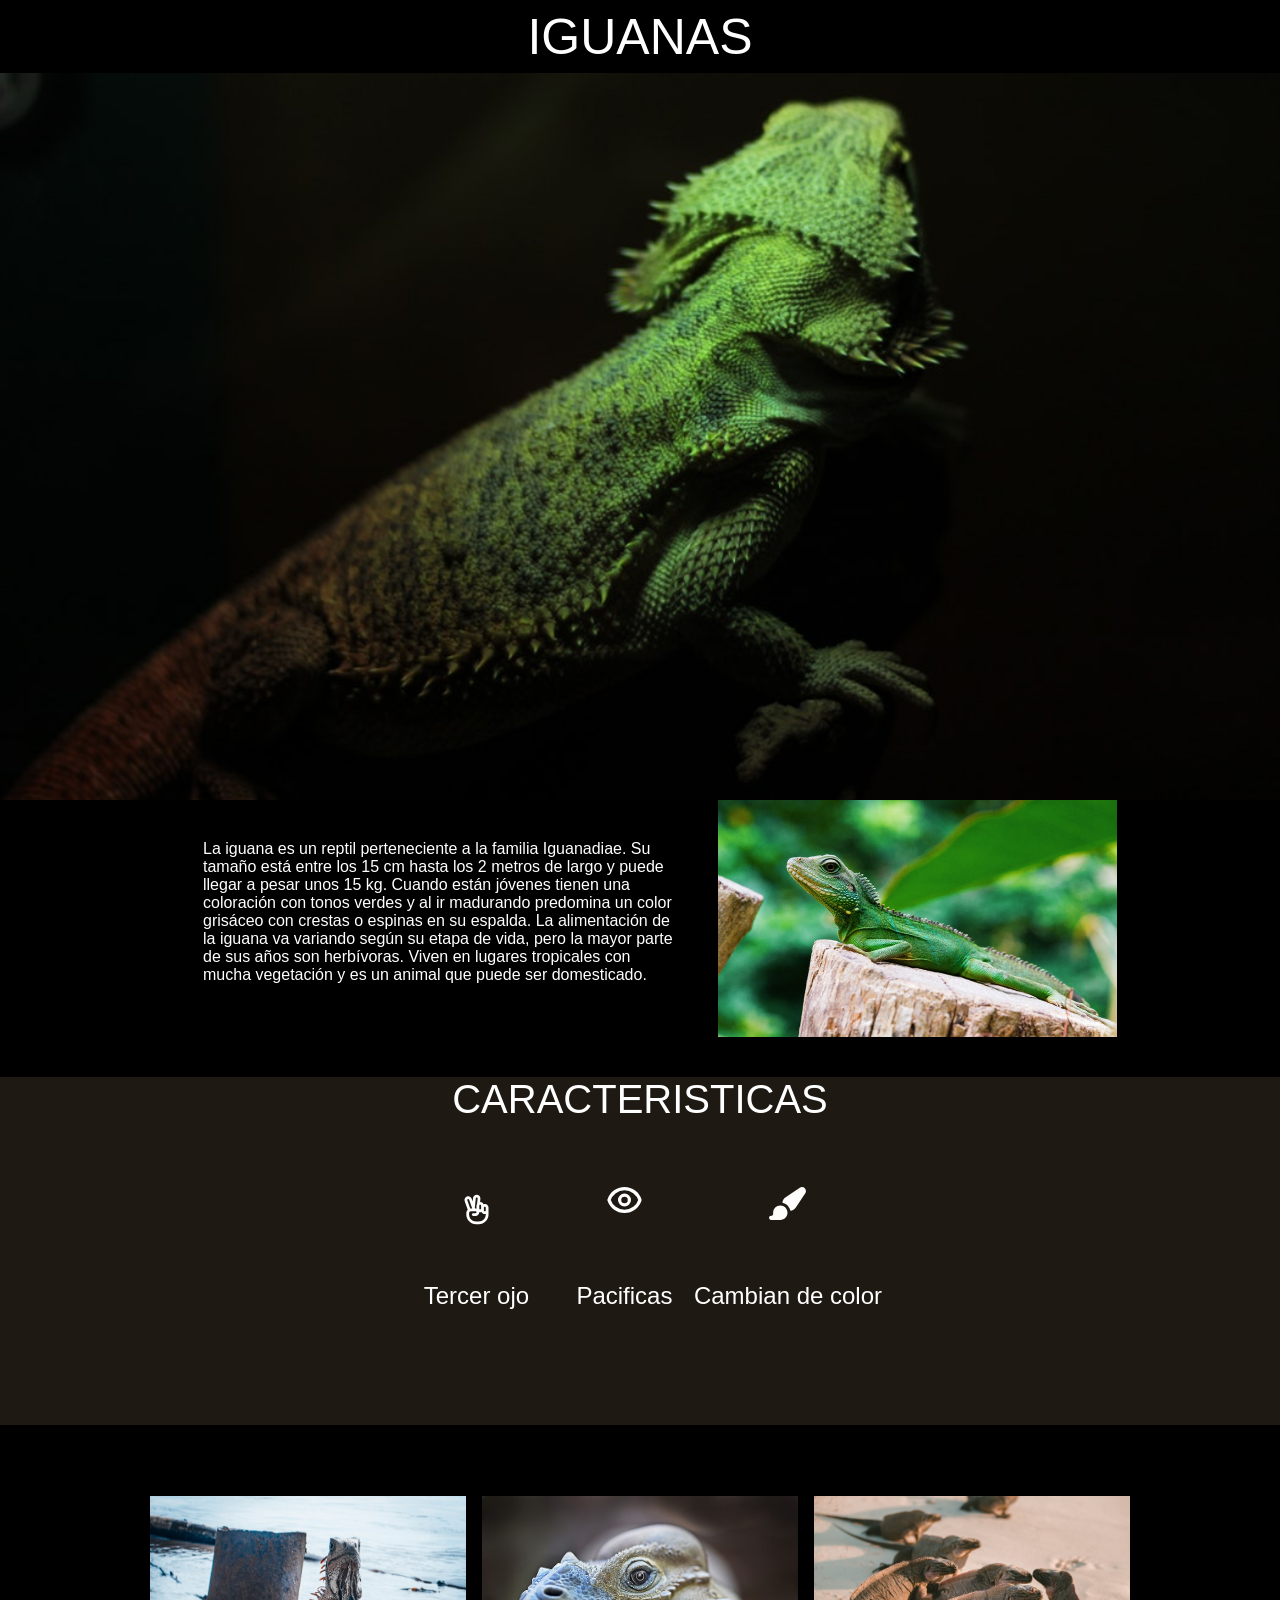
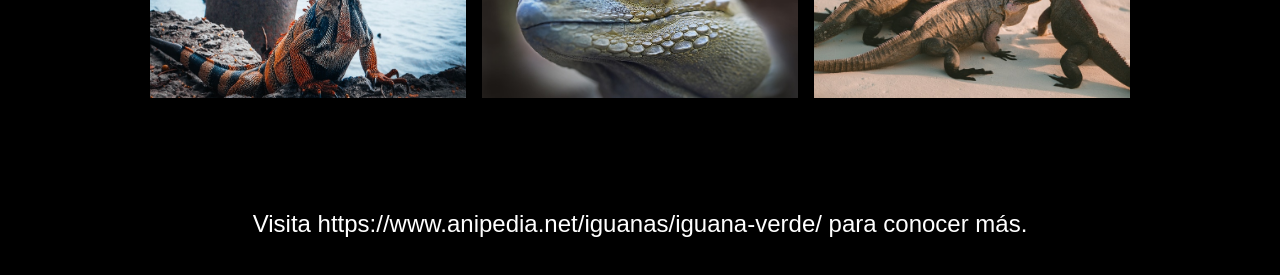
<file: iguana page/iguana page/index.html>
<!DOCTYPE html>
<html lang="es">
<head>
    <meta charset="UTF-8">
    <meta name="viewport" content="width=device-width, initial-scale=1.0">
    <title>iguanas</title>
    <link rel="icon" href="./assets/imag/icon/iguana.svg">
    <link rel="stylesheet" href="./assets/ccs/styles.css">
   
</head>


<body>
    <header>

        <h1>IGUANAS</h1>

    </header>

    <Main>
        <section class="imagenprincipal">

            <img class="iguaprincipal" src="./assets/imag/bg-header.jpg" alt="bg-header">

        </section>



        <section class="desc-section">

            <section  id="sectioniguana1">

                <div class="parrafo">

                    <p class="parrafo1">
                     La iguana es un reptil perteneciente a la familia Iguanadiae. Su tamaño está entre los 15 cm hasta los 2 metros de largo y puede llegar a pesar unos 15 kg. Cuando están jóvenes tienen una coloración con tonos verdes y al ir madurando predomina un color grisáceo con crestas o espinas en su espalda. La alimentación de la iguana va variando según su etapa de vida, pero la mayor parte de sus años son herbívoras. Viven en lugares tropicales con mucha vegetación y es un animal que puede ser domesticado.  
                     </p>

                </div>

                <img class="imgigua1" src="./assets/imag/iguana-1.jpg" alt="iguana-1">

            </section>

        </section>
           

        <section class="iconos">

            <h2>CARACTERISTICAS</h2>

            <section class="imagicon">

                <section class="imagicon1">

                    <img class="icon1" src="./assets/imag/icon/hand-peace-regular-full.svg" alt="hand-peace">
                    <p>Tercer ojo</p>
                </section>

                <section class="imagicon2">

                    <img class="icon2" src="./assets/imag/icon/eye-regular-full.svg" alt="open-eye-svgrepo-com">
                    <p>Pacificas</p>
                </section>

                <section class="imagicon3">

                    <img class="icon3" src="./assets/imag/icon/paintbrush-solid-full.svg" alt="paint-brush">
                    <p>Cambian de color</p>
                </section>

            </section>

        </section>

        <section class="imagenes">

            <div class="imagenes2">
                <img class="igua2" src="./assets/imag/iguana-2.jpg" alt="iguana-2"> 
            </div>

            <div class="imagenes2">
                <img class="igua3" src="./assets/imag/iguana-3.jpg" alt="iguana-3">
            </div>

            <div class="imagenes2">
                <img class="igua4" src="./assets/imag/iguana-4.jpg" alt="iguana-4">  
            </div>

        </section>


    </Main>


    <footer>

        <p>Visita https://www.anipedia.net/iguanas/iguana-verde/ para conocer más.</p>

    </footer>

    
</body>
</html>
</file>
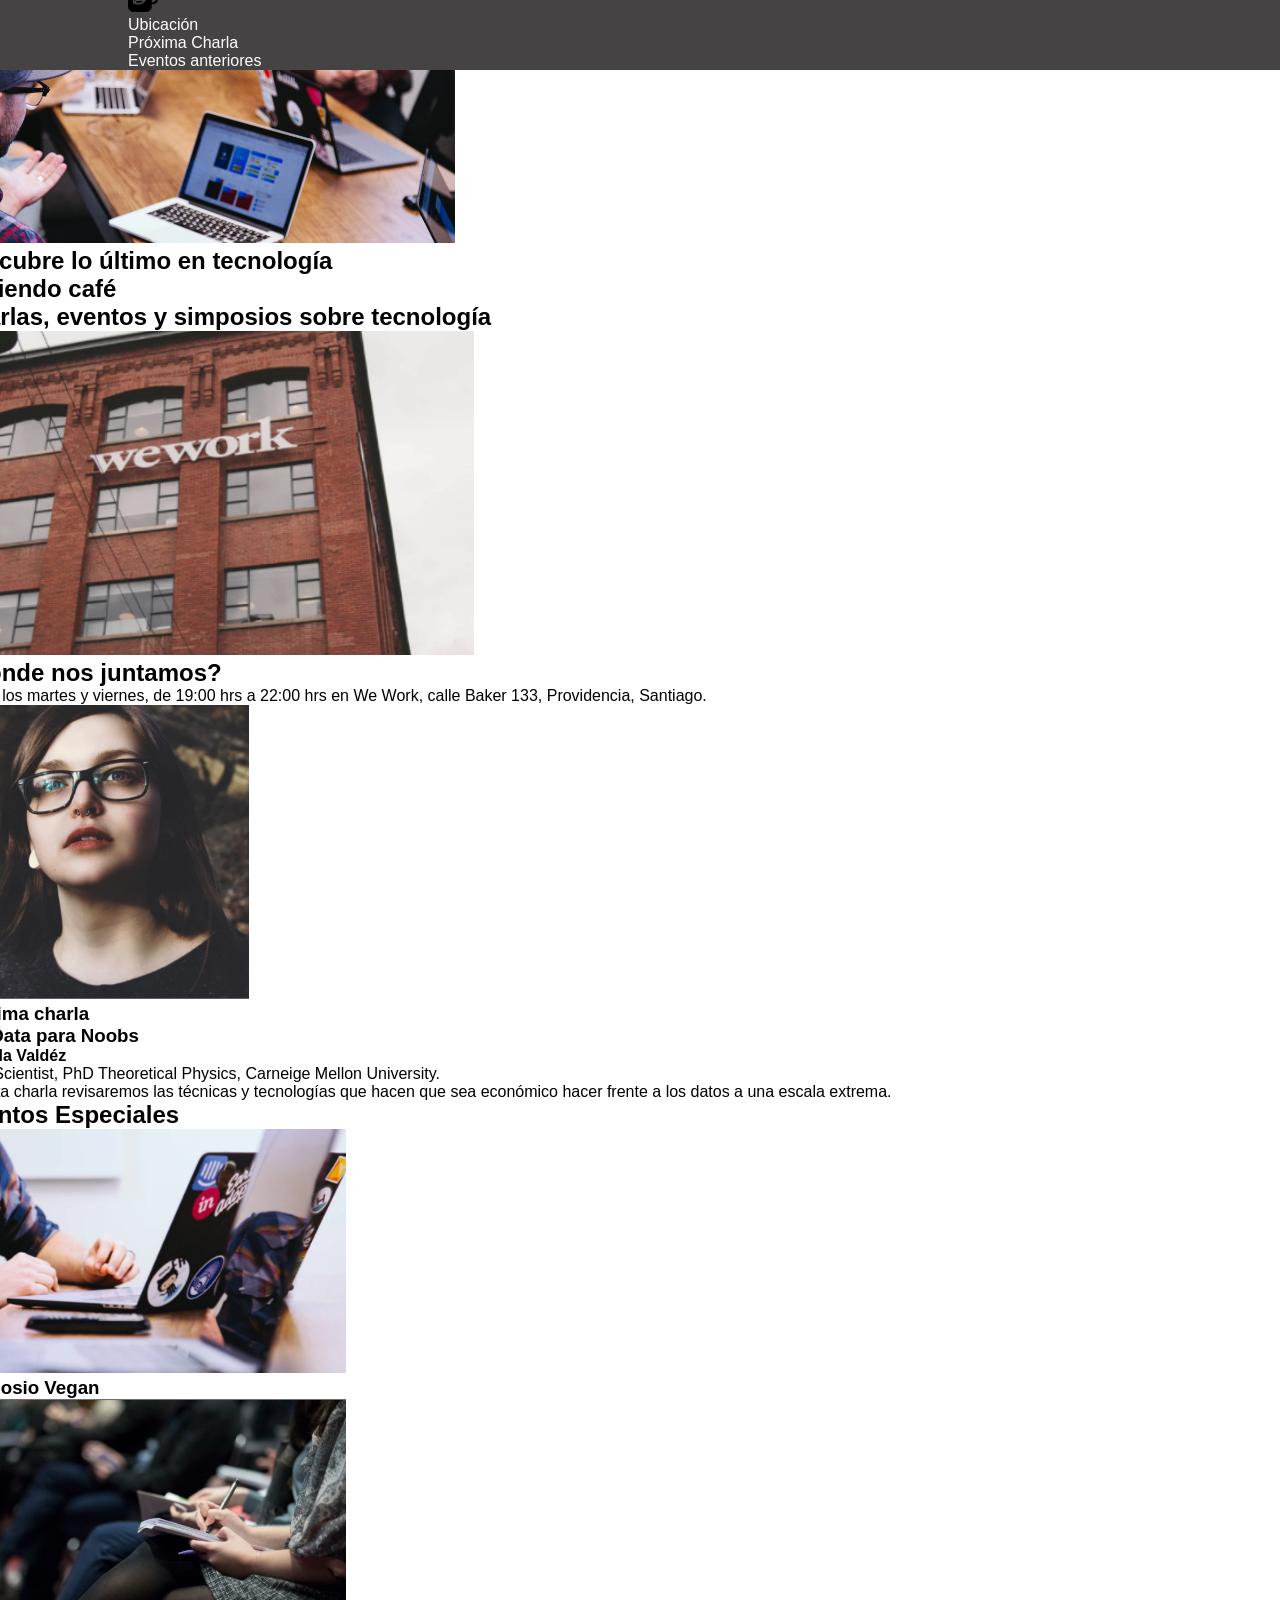
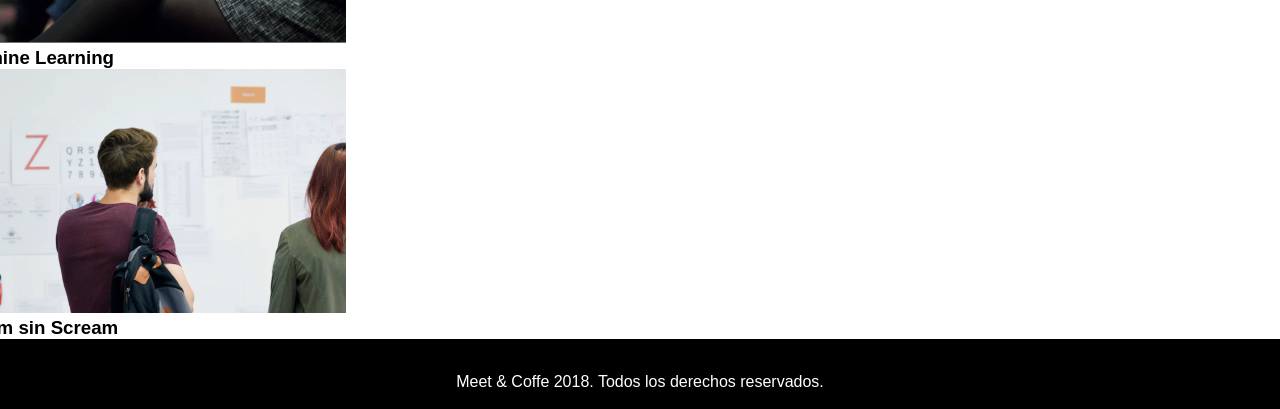
<file: meet_coffe/assets/index.html>
<!DOCTYPE html>
<html lang="en">
<head>
    <meta charset="UTF-8">
    <meta name="viewport" content="width=device-width, initial-scale=1.0">
    <title>Document</title>
    <link rel="stylesheet" href="./css/styles.css">
</head>
<body>
    <header>
            <nav>
                <ul>
                    <li><a href="#"><img src="./img/coffee-cup.svg" alt="coffe cup" width="30"/></a> </li>
                    <li><a href="#">Ubicación</a></li>
                    <li><a href="#">Próxima Charla</a></li>
                    <li><a href="#">Eventos anteriores</a></li>
                    <li><a href="#">Contacto</a></li>
                </ul>
            </nav>
    </header>

    <main>
            <section>
                <img src="./img/bg-hero.png" alt="bg hero" width="500" />

                <h1>
                    Descubre lo último en tecnología <br />
                    bebiendo café
                </h1>

                <h2>Charlas, eventos y simposios sobre tecnología</h2>

            </section>

            <section>
                <img src="./img/we-work.jpg" alt="we work" />

                <h2>¿Donde nos juntamos?</h2>
                <p>
                    Todos los martes y viernes, de 19:00 hrs a 22:00 hrs en We Work, calle Baker
                    133, Providencia, Santiago.
                </p>

            </section>

            <section>
                <img src="./img/speaker.jpg" alt="speaker" />
                <div>
                    <h3>
                        Próxima charla <br />
                        Big Data para Noobs
                    </h3>
                    <h4>Rafaela Valdéz</h4>
                    <span
                        >Data Scientist, PhD Theoretical Physics, Carneige Mellon University.</span
                    >
                    <p>
                        En esta charla revisaremos las técnicas y tecnologías que hacen que sea
                        económico hacer frente a los datos a una escala extrema.
                    </p>
                </div>
            </section>

            <section>
                <h2>Eventos Especiales</h2>

                <div>
                    <div>
                        <img src="./img/simposio-vegan.jpg" alt="simposio vegan" />
                        <h3>Simposio Vegan</h3>
                    </div>

                    <div>
                        <img src="./img/machine-learning.jpg" alt="machine learning" />
                        <h3>Machine Learning</h3>
                    </div>

                    <div>
                        <img src="./img/scrum-sin-scream.jpg" alt="scrum sin scream" />
                        <h3>Scrum sin Scream</h3>
                    </div>
                </div>
            </section>
    </main>
    
     <footer>
            <div>
                <a href="#"><img src="./img/githubicon.svg" alt="github" width="30" /></a>
                <a href="#"><img src="./img/linkedin.svg" alt="linkedin" width="30" /></a>
                <a href="#"><img src="./img/twittericon.svg" alt="twitter" width="30" /></a>
                <p>Meet & Coffe 2018. Todos los derechos reservados.</p>
            </div>
    </footer>


</body>
</html>
</file>
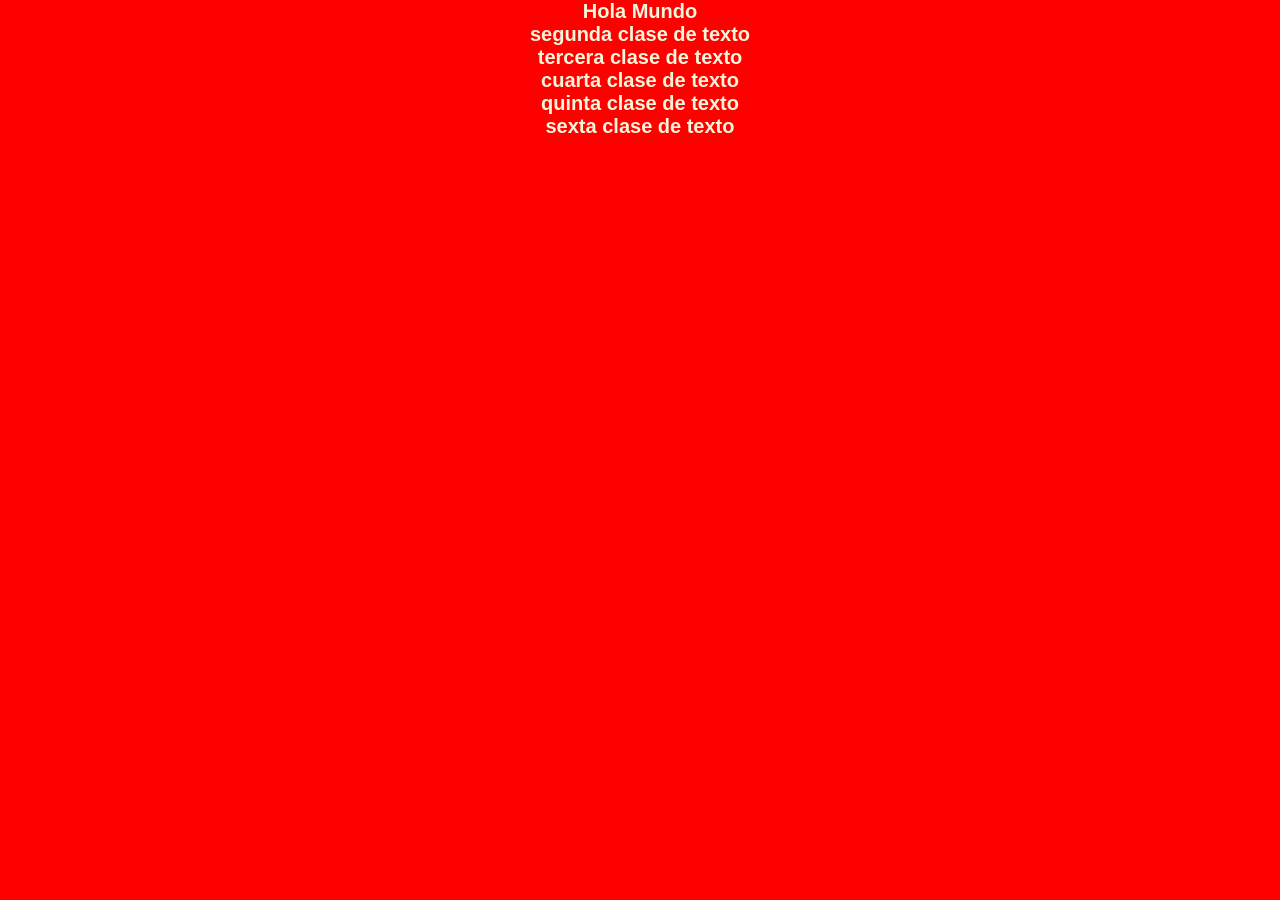
<file: modulo 1/unidad1/index.html>
<!DOCTYPE html>
<html lang="es">
<head>
    <meta charset="UTF-8">
    <meta name="viewport" content="width=device-width, initial-scale=1.0">
    <title>unidad 1 html</title>
    <link rel="stylesheet" href="./assets/css/styles.css">
</head>
<body>
    <h1 id="principalTitle" class="title">Hola Mundo</h1>

    <h2 class="title">segunda clase de texto</h2>

    <h3 class="title">tercera clase de texto</h3>
    
    <h4 class="title">cuarta clase de texto</h4>

    <h5 class="title">quinta clase de texto</h5>

    <h6 class="title">sexta clase de texto</h6>


    
</body>
</html>
</file>
<file: clase_jquery/assets/css/styles.css>
body {
    font-family:
        system-ui,
        -apple-system,
        sans-serif;
    background-color: #f1f5f9;
    color: #1e293b;
    margin: 0;
    padding: 2rem;
}

.contenedor {
    max-width: 900px;
    margin: 0 auto;
}

.cabecera {
    text-align: center;
    margin-bottom: 3rem;
}

.panel {
    background-color: #ffffff;
    border: 1px solid #cbd5e1;
    border-radius: 8px;
    padding: 1.5rem 2rem;
    margin-bottom: 2rem;
    box-shadow: 0 4px 6px -1px rgba(0, 0, 0, 0.1);
}

.controles {
    margin-top: 1rem;
    display: flex;
    gap: 1rem;
    flex-wrap: wrap;
}

button {
    background-color: #2563eb;
    color: #ffffff;
    border: none;
    padding: 0.6rem 1.2rem;
    font-size: 0.95rem;
    border-radius: 4px;
    cursor: pointer;
    transition: background-color 0.2s ease;
}

button:hover {
    background-color: #1d4ed8;
}

.lista-destinos {
    list-style: none;
    padding: 0;
}

.vacaciones {
    background-color: #f8fafc;
    border: 1px solid #e2e8f0;
    padding: 1rem;
    margin-bottom: 0.5rem;
    border-radius: 4px;
    display: flex;
    justify-content: space-between;
    align-items: center;
}

.caja-efectos {
    background-color: #10b981;
    color: white;
    padding: 3rem;
    text-align: center;
    font-weight: bold;
    border-radius: 8px;
    margin-bottom: 1rem;
}

.tareas-container {
    border: 1px solid #e2e8f0;
    border-radius: 4px;
    padding: 1rem;
    background: #f8fafc;
}

.tarea {
    display: flex;
    justify-content: space-between;
    align-items: center;
    background: white;
    padding: 0.8rem;
    margin-bottom: 0.5rem;
    border-radius: 4px;
    box-shadow: 0 1px 2px rgba(0, 0, 0, 0.05);
}

.btn-eliminar {
    background-color: #ef4444;
    padding: 0.3rem 0.8rem;
}

.btn-eliminar:hover {
    background-color: #b91c1c;
}

.grupo-form {
    margin-bottom: 1rem;
    display: flex;
    flex-direction: column;
}

.input-text,
.input-select {
    padding: 0.8rem;
    border: 1px solid #cbd5e1;
    border-radius: 4px;
    margin-top: 0.4rem;
}

.resultado-oculto {
    display: none;
    margin-top: 1rem;
    padding: 1rem;
    background-color: #dbeafe;
    color: #1e3a8a;
    border-radius: 4px;
}
</file>
<file: javascript/assets/css/styles.css>
* {
    margin: 0;
    padding: 0;
    box-sizing: border-box;
}

body {
    font-family:
        system-ui,
        -apple-system,
        'Open Sans',
        sans-serif;
    background-color: #f1f5f9;
    color: #0f172a;
    padding: 2rem;
}

.contenedor {
    max-width: 800px;
    margin: 0 auto;
}

.cabecera {
    text-align: center;
    margin-bottom: 3rem;
}

.panel {
    background-color: white;
    border: 1px solid #cbd5e1;
    border-radius: 8px;
    padding: 1.5rem;
    margin-bottom: 1.5rem;
}

button {
    background-color: #2563eb;
    color: white;
    border: none;
    padding: 0.75rem 1.5rem;
    font-size: 1rem;
    border-radius: 4px;
    cursor: pointer;
    transition: background-color 0.3s;
}

button:hover {
    background-color: #1d4ed8;
}

h2 {
    margin-bottom: 10px;
}
</file>
<file: olivia ros/assets/css/styles.css>
body {
    font-family: "Raleway", sans-serif;
}

.portada {
    background-image: url(./assets/img/bg-hero.jpg);
}

footer {
    background-color: black;
    height: 70px;
    align-content: center;
    justify-content: center;
    text-align: center;
    align-items: center;
    margin: 0%;
    color: white;
}
</file>
<file: suricata/assets/css/styles.css>
body {
    font-family:  "Open Sans", sans-serif;
}

.textfooter {
    color: white;
    
}

.card-img-top {
    height: 200px;        /* altura igual para todas */
    object-fit: cover;    /* mantiene proporción y recorta si es necesario */
  }
</file>
<file: cuppon/cuppon/assets/css/styles.css>
* {
    margin: 0;
    padding: 0;
}
body {
  font-family: 'Roboto', sans-serif;
}
/*
.logo-imag {
  height: 18px;
  width: 278px;
}
*/


/*
.card-body {
  height: 150px;
}
*/


/*
img {
  height: 180px;
  width: 278px;
} 
*/

/*
.ubicacion {
  font-size: 13px;
}
*/
/*
.card-img {
  height: 180px;
  width: 278px;
} 
*/
.enviar {
  margin-top: 50px;
  align-items: center;
}
</file>
<file: iguana page/iguana page/assets/ccs/styles.css>
* {
    margin: 0;
    padding: 0;
    
   
}

.contenedor {
  max-width: 1280px;
  margin: 0 auto;
}

@import url('https://fonts.googleapis.com/css2?family=Raleway:ital,wght@0,100..900;1,100..900&display=swap');


h1 {
    color: #FFFFFF;
    justify-content: center;
    text-align: center;
    font-family: "Raleway", sans-serif;
    
    font-weight: 500;
    font-size: 50px;
}

h2 {
    color: #FFFFFF;
    justify-content: center;
   
    font-family: "Raleway", sans-serif;
    font-optical-sizing: auto;
    font-weight: 500;
    font-size: 40px;
    letter-spacing: 0px;
    opacity: 1;

}
      
header {
    height: 73px;
    width: 1280px;
    display: flex;
    justify-content: center; 
    align-items: center;    
    color: #FFFFFF;
    font-family: "Raleway", sans-serif;

}

body {
    background-color: #000000;
    
    
}

.imagenprincipal {
    width: 1280px;
    height: 727px;
    text-align: center;
    
    
}

.iguaprincipal {
   
    width: 1280px;
    height: 727px;

}
.desc-section {
    
   width: 1280px;
   flex-direction: row;
  
}

#sectioniguana1 {
    display: flex;
    justify-content: center;
  } 

.parrafo {
    width: 475px;
    height: 197px;
    padding: 40px;
    
}

.imgigua1 {
    height: 237px;
    width: 399px;
    
}

.parrafo1 {
    color: #FFFFFF;
    font-family: "Raleway", sans-serif;
    font-optical-sizing: auto;
    font-weight: 400;
    font-style: normal;
    font-size: 16px;
    letter-spacing: 0px;
    opacity: 1;
}


p {
    color: #FFFFFF;
    font-family: "Raleway", sans-serif;
    font-optical-sizing: auto;
    font-weight: 400;
    font-style: normal;
    font-size: 24px;
    letter-spacing: 0px;
    opacity: 1;
}

.iconos {
    background: #1E1A13 0% 0% no-repeat padding-box;
    text-align: center;
    width: 1280px;
    height: 348px;

} 
.imagicon {
    
    text-align: center;
    display: flex;
    justify-content: center;
    align-items: flex-end;
    
}

.icon1 {
    height: 37px;
    width: 57px;
   padding: 50px;
   stroke: aliceblue;
   fill: aliceblue;
   
   
   
}

.icon2 {
    height: 56px;
    width: 39px;
    padding: 50px;
    fill: aliceblue;
stroke: aliceblue;

}

.icon3 {
    height: 49px;
    width: 41px;
    padding: 50px
}

.imagenes {
    width: 1280px;
    height: 348px;
    text-align: center;
    display: flex;
    justify-content: center;
    align-content: center;
}

.imagenes2 {
    align-content: center;
}

.igua2 {
    height: 202px;
    width: 316px;
    padding: 8px;
}

.igua3 {
    height: 202px;
    width: 316px;
    padding: 8px;
}

.igua4 {
    height: 202px;
    width: 316px;
    padding: 8px;
}

footer {
    height: 102px;
    width: 1280px;
    display: flex;
    justify-content: center; 
    align-items: center;    
    color: #FFFFFF;
    font-family: "Raleway", sans-serif;
}
</file>
<file: meet_coffe/assets/css/styles.css>
* {
    margin: 0;
    padding: 0;
    box-sizing: border-box;
}

body {
    font-family: Verdana, Geneva, Tahoma, sans-serif;
}

a {
    text-decoration: none;
    color: #fff;
}

nav {
    width: 1370px;
    display: flex;
    align-items: center;
    margin: 0 128px;
}

section {
    width: 1370px;
}

nav ul li {
    list-style: none;
    display: flex;
    align-items: center;
}

header,

footer {
    width: 100%;
    height: 70px;
    display: flex;
    justify-content: center;
    background-color: #454343;
    color: #fff;
}

main {
    width: 100%;
    height: auto;
    display: flex;
    flex-direction: column;
    align-items: center;
}

footer {
    background-color: #000;
}
</file>
<file: modulo 1/unidad1/assets/css/styles.css>
*{
    margin: 0;
    padding: 0;

}

body {
    background-color: red;
    text-align: center;
}
h1 {
    font-size: 100px;
}


.title {
    font-size: 20px;
    color: beige;
    font-family: Arial, Helvetica, sans-serif;
}
</file>
